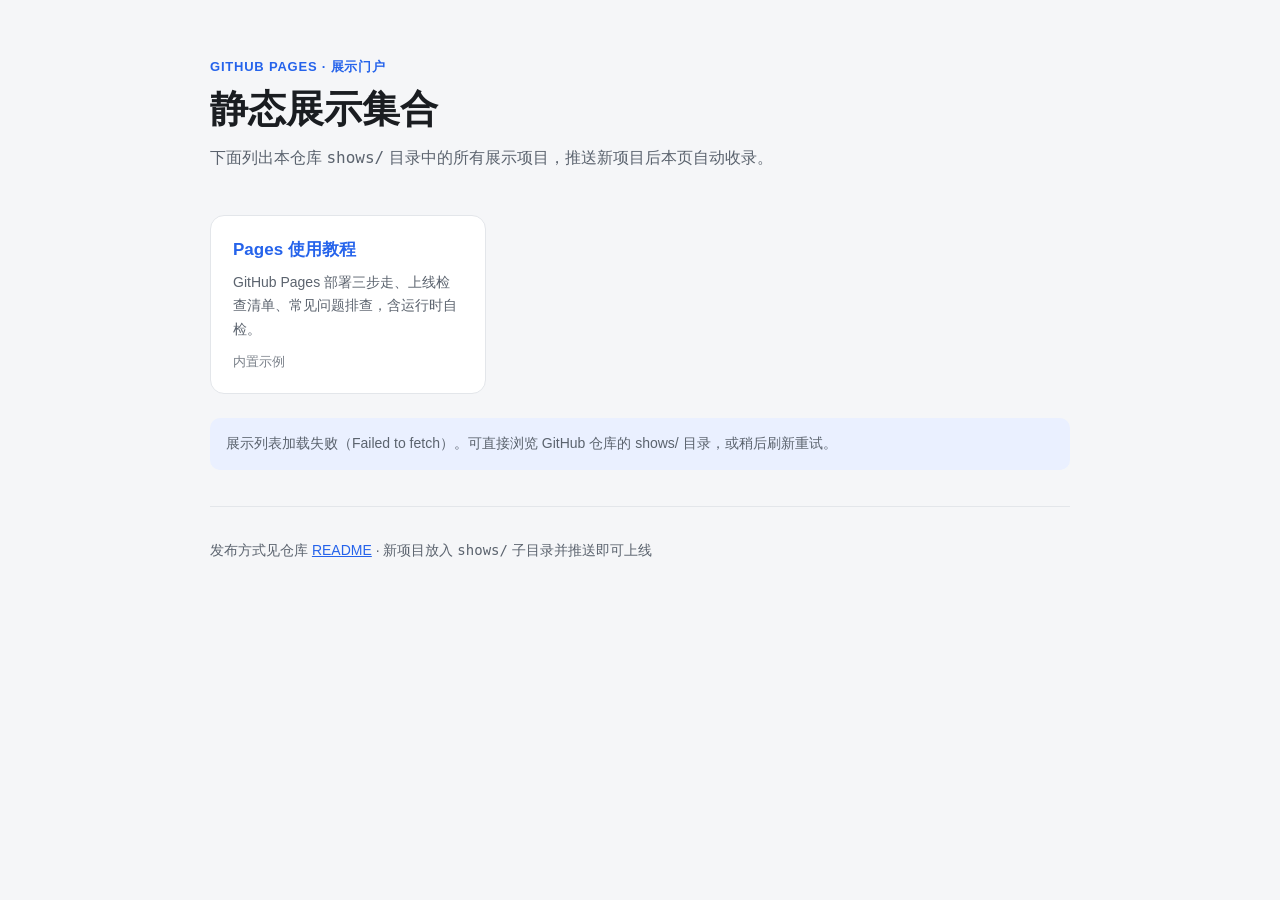
<file: index.html>
<!DOCTYPE html>
<html lang="zh-CN">
<head>
<meta charset="UTF-8">
<meta name="viewport" content="width=device-width, initial-scale=1.0">
<title>展示门户 · houguofei</title>
<meta name="description" content="GitHub Pages 展示门户：集中列出仓库中的所有静态展示项目。">
<style>
:root {
  --bg: #f5f6f8; --surface: #fff; --text: #1a1d21; --muted: #5b636e;
  --line: #e3e6ea; --accent: #2563eb; --accent-soft: #eaf0ff;
}
@media (prefers-color-scheme: dark) {
  :root { --bg: #14161a; --surface: #1c1f24; --text: #eceef1;
    --muted: #9aa3ae; --line: #2b3038; --accent: #7aa2ff; --accent-soft: #1f2739; }
}
* { box-sizing: border-box; }
body {
  margin: 0; padding: 0 20px 48px; background: var(--bg); color: var(--text);
  font-family: -apple-system, BlinkMacSystemFont, "Segoe UI", "Microsoft YaHei", "PingFang SC", Roboto, sans-serif;
  line-height: 1.7; -webkit-font-smoothing: antialiased;
}
.wrap { max-width: 860px; margin: 0 auto; }
header { padding: 56px 0 24px; }
.eyebrow { margin: 0 0 8px; font-size: 13px; letter-spacing: .06em; text-transform: uppercase; color: var(--accent); font-weight: 600; }
h1 { margin: 0 0 10px; font-size: clamp(26px, 5vw, 38px); line-height: 1.25; }
.lead { margin: 0; color: var(--muted); font-size: 16px; }
.grid { display: grid; grid-template-columns: repeat(auto-fill, minmax(250px, 1fr)); gap: 16px; margin-top: 20px; }
a.card {
  display: block; padding: 20px 22px; background: var(--surface);
  border: 1px solid var(--line); border-radius: 14px; color: inherit;
  text-decoration: none; transition: transform .12s ease, border-color .12s ease;
}
a.card:hover { transform: translateY(-2px); border-color: var(--accent); }
.card h2 { margin: 0 0 6px; font-size: 17px; color: var(--accent); }
.card p { margin: 0; font-size: 14px; color: var(--muted); }
.card .date { display: block; margin-top: 10px; font-size: 12.5px; color: var(--muted); opacity: .8; }
.status { margin-top: 24px; padding: 14px 16px; border-radius: 10px; background: var(--accent-soft); color: var(--muted); font-size: 14px; }
footer { margin-top: 36px; padding-top: 18px; border-top: 1px solid var(--line); color: var(--muted); font-size: 14px; }
footer a { color: var(--accent); }
</style>
</head>
<body>
<div class="wrap">
  <header>
    <p class="eyebrow">GitHub Pages · 展示门户</p>
    <h1>静态展示集合</h1>
    <p class="lead">下面列出本仓库 <code>shows/</code> 目录中的所有展示项目，推送新项目后本页自动收录。</p>
  </header>

  <div class="grid">
    <a class="card" href="./pages-tutorial/">
      <h2>Pages 使用教程</h2>
      <p>GitHub Pages 部署三步走、上线检查清单、常见问题排查，含运行时自检。</p>
      <span class="date">内置示例</span>
    </a>
    <div id="shows"></div>
  </div>

  <p class="status" id="status">正在加载展示列表…</p>

  <footer>
    <p>发布方式见仓库 <a href="https://github.com/houguofei/github-pages-demo">README</a> · 新项目放入 <code>shows/</code> 子目录并推送即可上线</p>
  </footer>
</div>

<script>
(function () {
  "use strict";
  var API = "https://api.github.com/repos/houguofei/github-pages-demo/contents/shows?ref=main";
  var grid = document.getElementById("shows");
  var status = document.getElementById("status");

  function esc(s) {
    return String(s).replace(/[&<>"']/g, function (c) {
      return { "&": "&amp;", "<": "&lt;", ">": "&gt;", '"': "&quot;", "'": "&#39;" }[c];
    });
  }

  function render(list) {
    grid.outerHTML = list.map(function (item) {
      var date = item.date ? '<span class="date">' + esc(item.date) + "</span>" : "";
      var desc = item.desc ? "<p>" + esc(item.desc) + "</p>" : "";
      return '<a class="card" href="./shows/' + esc(item.dir) + '/">' +
        "<h2>" + esc(item.title) + "</h2>" + desc + date + "</a>";
    }).join("");
  }

  // 依次拉取每个子目录的 meta.json（相对路径请求，不占 API 配额）
  fetch(API).then(function (r) {
    if (!r.ok) throw new Error("HTTP " + r.status);
    return r.json();
  }).then(function (entries) {
    var dirs = entries.filter(function (e) { return e.type === "dir"; });
    if (!dirs.length) { status.textContent = "shows/ 目录暂无展示项目。"; return; }
    return Promise.all(dirs.map(function (d) {
      return fetch("./shows/" + d.name + "/meta.json")
        .then(function (r) { return r.ok ? r.json() : {}; })
        .catch(function () { return {}; })
        .then(function (meta) {
          return {
            dir: d.name,
            title: meta.title || d.name,
            desc: meta.desc || "",
            date: meta.date || ""
          };
        });
    })).then(render).then(function () {
      status.textContent = "共 " + dirs.length + " 个展示项目，由 GitHub API 自动发现。";
    });
  }).catch(function (err) {
    status.textContent = "展示列表加载失败（" + err.message + "）。可直接浏览 GitHub 仓库的 shows/ 目录，或稍后刷新重试。";
  });
})();
</script>
</body>
</html>
</file>
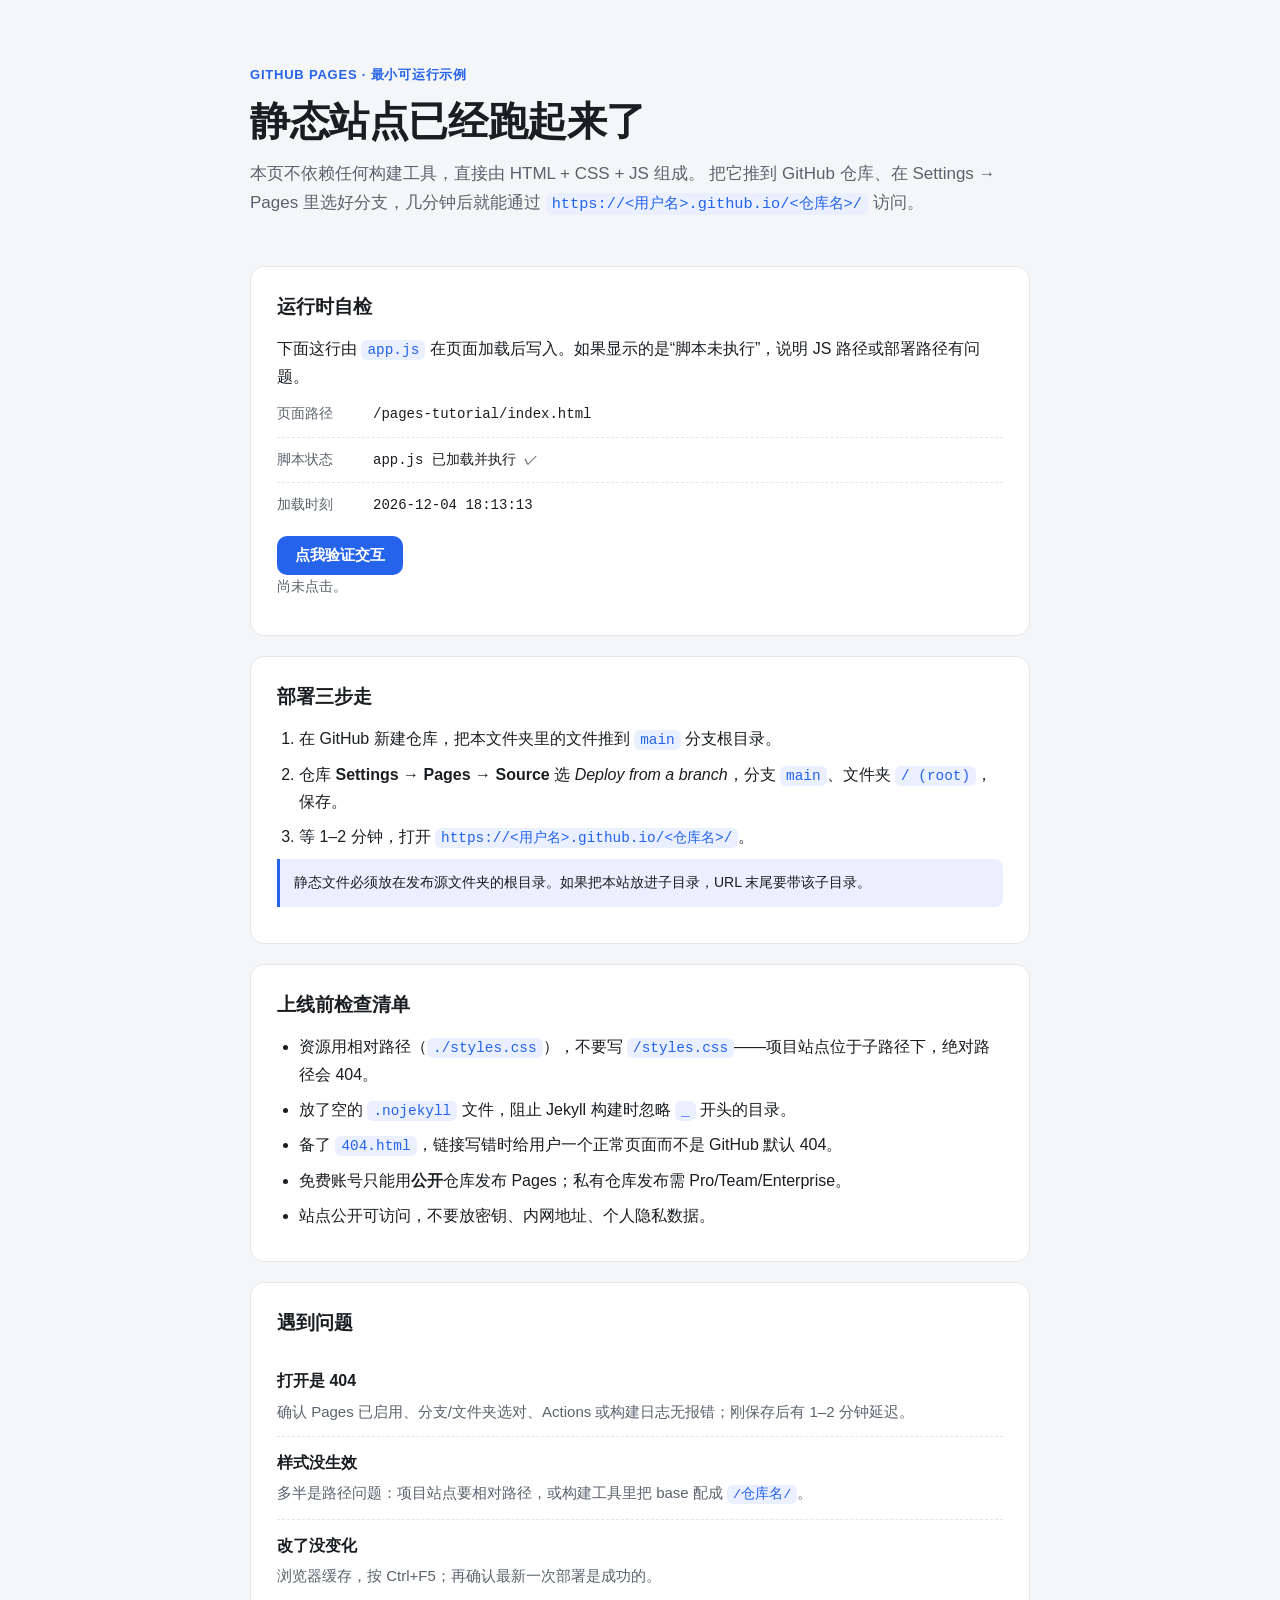
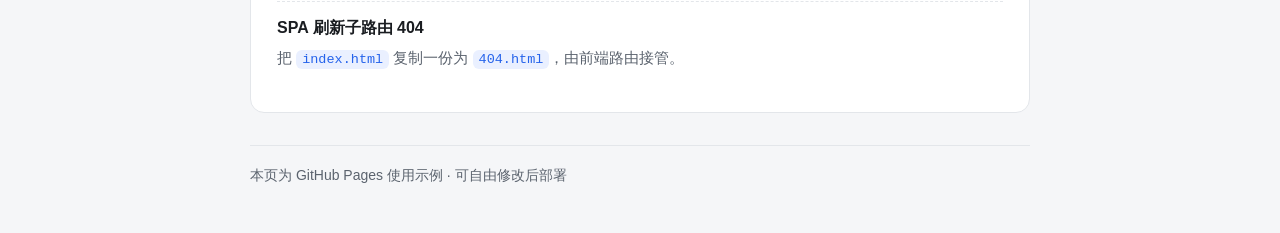
<file: pages-tutorial/index.html>
<!DOCTYPE html>
<html lang="zh-CN">
<head>
<meta charset="UTF-8">
<meta name="viewport" content="width=device-width, initial-scale=1.0">
<title>GitHub Pages 静态站点示例</title>
<meta name="description" content="一个可直接部署到 GitHub Pages 的最小静态站点，含相对路径、.nojekyll、404 页面与 SPA 兼容说明。">
<link rel="stylesheet" href="./styles.css">
</head>
<body>
<header class="hero">
  <p class="eyebrow">GitHub Pages · 最小可运行示例</p>
  <h1>静态站点已经跑起来了</h1>
  <p class="lead">
    本页不依赖任何构建工具，直接由 HTML + CSS + JS 组成。
    把它推到 GitHub 仓库、在 Settings → Pages 里选好分支，几分钟后就能通过
    <code>https://&lt;用户名&gt;.github.io/&lt;仓库名&gt;/</code> 访问。
  </p>
</header>

<main>
  <section class="card" id="runtime-card">
    <h2>运行时自检</h2>
    <p>下面这行由 <code>app.js</code> 在页面加载后写入。如果显示的是“脚本未执行”，说明 JS 路径或部署路径有问题。</p>
    <dl class="facts">
      <div><dt>页面路径</dt><dd id="fact-path">读取中…</dd></div>
      <div><dt>脚本状态</dt><dd id="fact-status">读取中…</dd></div>
      <div><dt>加载时刻</dt><dd id="fact-time">读取中…</dd></div>
    </dl>
    <button id="ping" type="button">点我验证交互</button>
    <p class="hint" id="ping-result">尚未点击。</p>
  </section>

  <section class="card">
    <h2>部署三步走</h2>
    <ol class="steps">
      <li>在 GitHub 新建仓库，把本文件夹里的文件推到 <code>main</code> 分支根目录。</li>
      <li>仓库 <strong>Settings → Pages → Source</strong> 选 <em>Deploy from a branch</em>，分支 <code>main</code>、文件夹 <code>/ (root)</code>，保存。</li>
      <li>等 1–2 分钟，打开 <code>https://&lt;用户名&gt;.github.io/&lt;仓库名&gt;/</code>。</li>
    </ol>
    <p class="note">静态文件必须放在发布源文件夹的根目录。如果把本站放进子目录，URL 末尾要带该子目录。</p>
  </section>

  <section class="card">
    <h2>上线前检查清单</h2>
    <ul class="checks">
      <li>资源用相对路径（<code>./styles.css</code>），不要写 <code>/styles.css</code>——项目站点位于子路径下，绝对路径会 404。</li>
      <li>放了空的 <code>.nojekyll</code> 文件，阻止 Jekyll 构建时忽略 <code>_</code> 开头的目录。</li>
      <li>备了 <code>404.html</code>，链接写错时给用户一个正常页面而不是 GitHub 默认 404。</li>
      <li>免费账号只能用<strong>公开</strong>仓库发布 Pages；私有仓库发布需 Pro/Team/Enterprise。</li>
      <li>站点公开可访问，不要放密钥、内网地址、个人隐私数据。</li>
    </ul>
  </section>

  <section class="card">
    <h2>遇到问题</h2>
    <dl class="faq">
      <div><dt>打开是 404</dt><dd>确认 Pages 已启用、分支/文件夹选对、Actions 或构建日志无报错；刚保存后有 1–2 分钟延迟。</dd></div>
      <div><dt>样式没生效</dt><dd>多半是路径问题：项目站点要相对路径，或构建工具里把 base 配成 <code>/仓库名/</code>。</dd></div>
      <div><dt>改了没变化</dt><dd>浏览器缓存，按 Ctrl+F5；再确认最新一次部署是成功的。</dd></div>
      <div><dt>SPA 刷新子路由 404</dt><dd>把 <code>index.html</code> 复制一份为 <code>404.html</code>，由前端路由接管。</dd></div>
    </dl>
  </section>
</main>

<footer>
  <p>本页为 GitHub Pages 使用示例 · 可自由修改后部署</p>
</footer>

<script src="./app.js"></script>
</body>
</html>
</file>
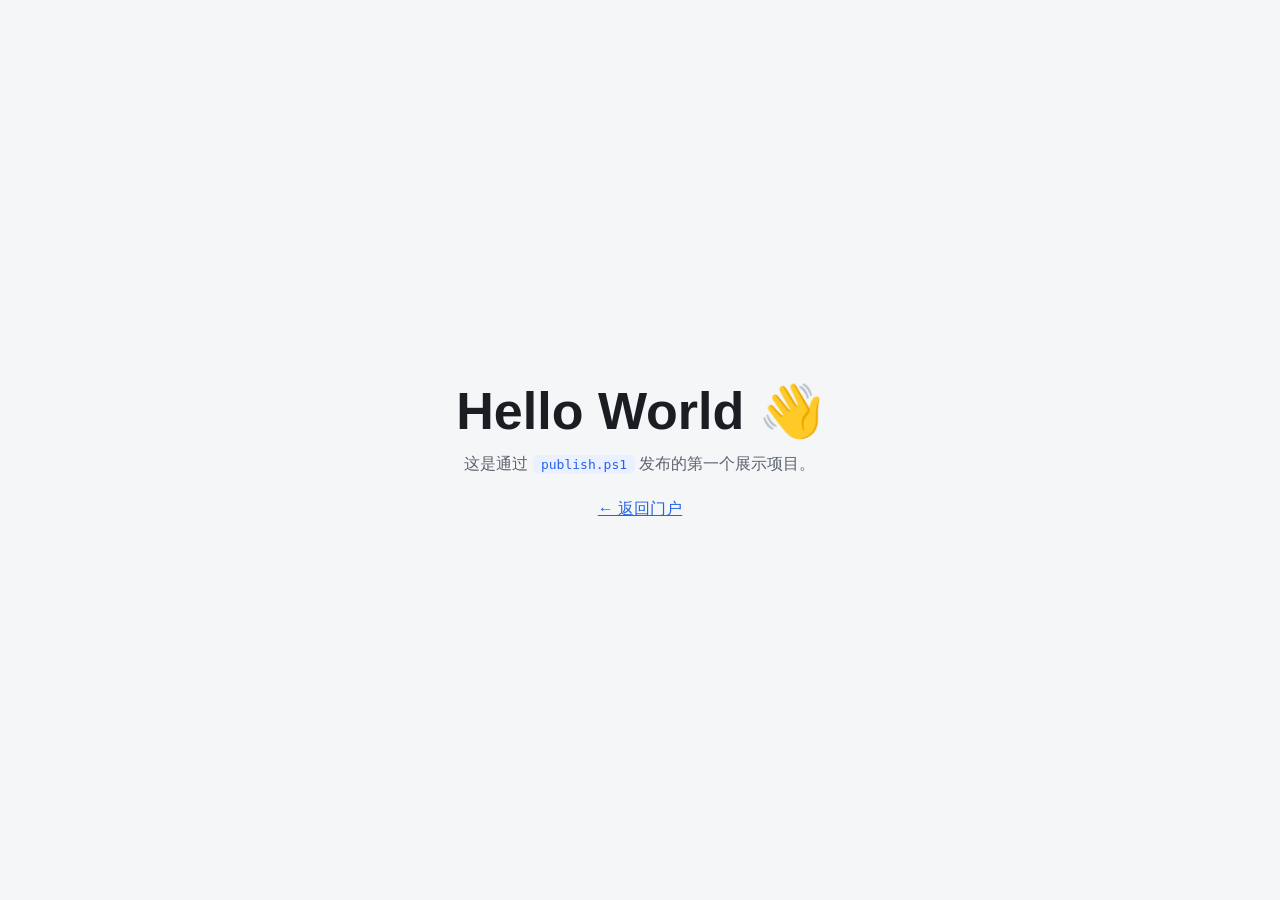
<file: shows/hello-world/index.html>
﻿<!DOCTYPE html>
<html lang="zh-CN">
<head>
<meta charset="UTF-8">
<meta name="viewport" content="width=device-width, initial-scale=1.0">
<title>Hello World · 展示示例</title>
<style>
body { margin:0; min-height:100vh; display:grid; place-items:center; background:#f5f6f8; color:#1a1d21;
  font-family:-apple-system,"Segoe UI","Microsoft YaHei",sans-serif; text-align:center; }
@media (prefers-color-scheme: dark){ body{ background:#14161a; color:#eceef1; } }
.box { padding:48px; }
h1 { font-size:clamp(32px,6vw,52px); margin:0 0 12px; }
p { color:#5b636e; margin:0 0 24px; }
code { background:#eaf0ff; color:#2563eb; padding:2px 8px; border-radius:6px; }
a { color:#2563eb; }
@media (prefers-color-scheme: dark){ p{color:#9aa3ae;} code{background:#1f2739;color:#7aa2ff;} a{color:#7aa2ff;} }
</style>
</head>
<body>
<div class="box">
  <h1>Hello World 👋</h1>
  <p>这是通过 <code>publish.ps1</code> 发布的第一个展示项目。</p>
  <a href="../../">← 返回门户</a>
</div>
</body>
</html>
</file>
<file: pages-tutorial/styles.css>
:root {
  --bg: #f5f6f8;
  --surface: #ffffff;
  --text: #1a1d21;
  --muted: #5b636e;
  --line: #e3e6ea;
  --accent: #2563eb;
  --accent-soft: #eaf0ff;
  --radius: 14px;
}

@media (prefers-color-scheme: dark) {
  :root {
    --bg: #14161a;
    --surface: #1c1f24;
    --text: #eceef1;
    --muted: #9aa3ae;
    --line: #2b3038;
    --accent: #7aa2ff;
    --accent-soft: #1f2739;
  }
}

* { box-sizing: border-box; }

body {
  margin: 0;
  padding: 0 20px 48px;
  background: var(--bg);
  color: var(--text);
  font-family: -apple-system, BlinkMacSystemFont, "Segoe UI", "Microsoft YaHei", "PingFang SC", Roboto, sans-serif;
  line-height: 1.7;
  -webkit-font-smoothing: antialiased;
}

.hero,
main,
footer {
  max-width: 780px;
  margin: 0 auto;
}

.hero {
  padding: 64px 0 28px;
}

.eyebrow {
  margin: 0 0 10px;
  font-size: 13px;
  letter-spacing: 0.06em;
  text-transform: uppercase;
  color: var(--accent);
  font-weight: 600;
}

h1 {
  margin: 0 0 14px;
  font-size: clamp(28px, 5vw, 40px);
  line-height: 1.25;
  letter-spacing: -0.01em;
}

.lead {
  margin: 0;
  font-size: 17px;
  color: var(--muted);
}

code {
  padding: 2px 6px;
  border-radius: 6px;
  background: var(--accent-soft);
  color: var(--accent);
  font-family: ui-monospace, SFMono-Regular, Consolas, "Courier New", monospace;
  font-size: 0.9em;
  word-break: break-all;
}

.card {
  margin-top: 20px;
  padding: 24px 26px;
  background: var(--surface);
  border: 1px solid var(--line);
  border-radius: var(--radius);
}

.card h2 {
  margin: 0 0 12px;
  font-size: 19px;
}

.card p { margin: 0 0 12px; }

.facts {
  margin: 0 0 18px;
  display: grid;
  gap: 10px;
}

.facts > div {
  display: flex;
  flex-wrap: wrap;
  gap: 8px;
  align-items: baseline;
  padding-bottom: 10px;
  border-bottom: 1px dashed var(--line);
}

.facts > div:last-child { border-bottom: 0; padding-bottom: 0; }

.facts dt {
  min-width: 88px;
  color: var(--muted);
  font-size: 14px;
}

.facts dd {
  margin: 0;
  font-family: ui-monospace, SFMono-Regular, Consolas, monospace;
  font-size: 14px;
  word-break: break-all;
}

button {
  padding: 10px 18px;
  border: 0;
  border-radius: 10px;
  background: var(--accent);
  color: #fff;
  font-size: 15px;
  font-weight: 600;
  cursor: pointer;
  transition: opacity 0.15s ease;
}

button:hover { opacity: 0.88; }
button:active { transform: translateY(1px); }

.hint {
  margin: 10px 0 0;
  font-size: 14px;
  color: var(--muted);
}

.steps,
.checks {
  margin: 0;
  padding-left: 22px;
}

.steps li,
.checks li { margin-bottom: 8px; }

.note {
  margin: 14px 0 0;
  padding: 12px 14px;
  border-left: 3px solid var(--accent);
  background: var(--accent-soft);
  border-radius: 0 8px 8px 0;
  font-size: 14px;
}

.faq > div {
  padding: 12px 0;
  border-bottom: 1px dashed var(--line);
}

.faq > div:last-child { border-bottom: 0; padding-bottom: 0; }

.faq dt {
  font-weight: 600;
  margin-bottom: 4px;
}

.faq dd {
  margin: 0;
  color: var(--muted);
  font-size: 15px;
}

footer {
  margin-top: 32px;
  padding-top: 18px;
  border-top: 1px solid var(--line);
  color: var(--muted);
  font-size: 14px;
}

footer p { margin: 0; }
</file>
